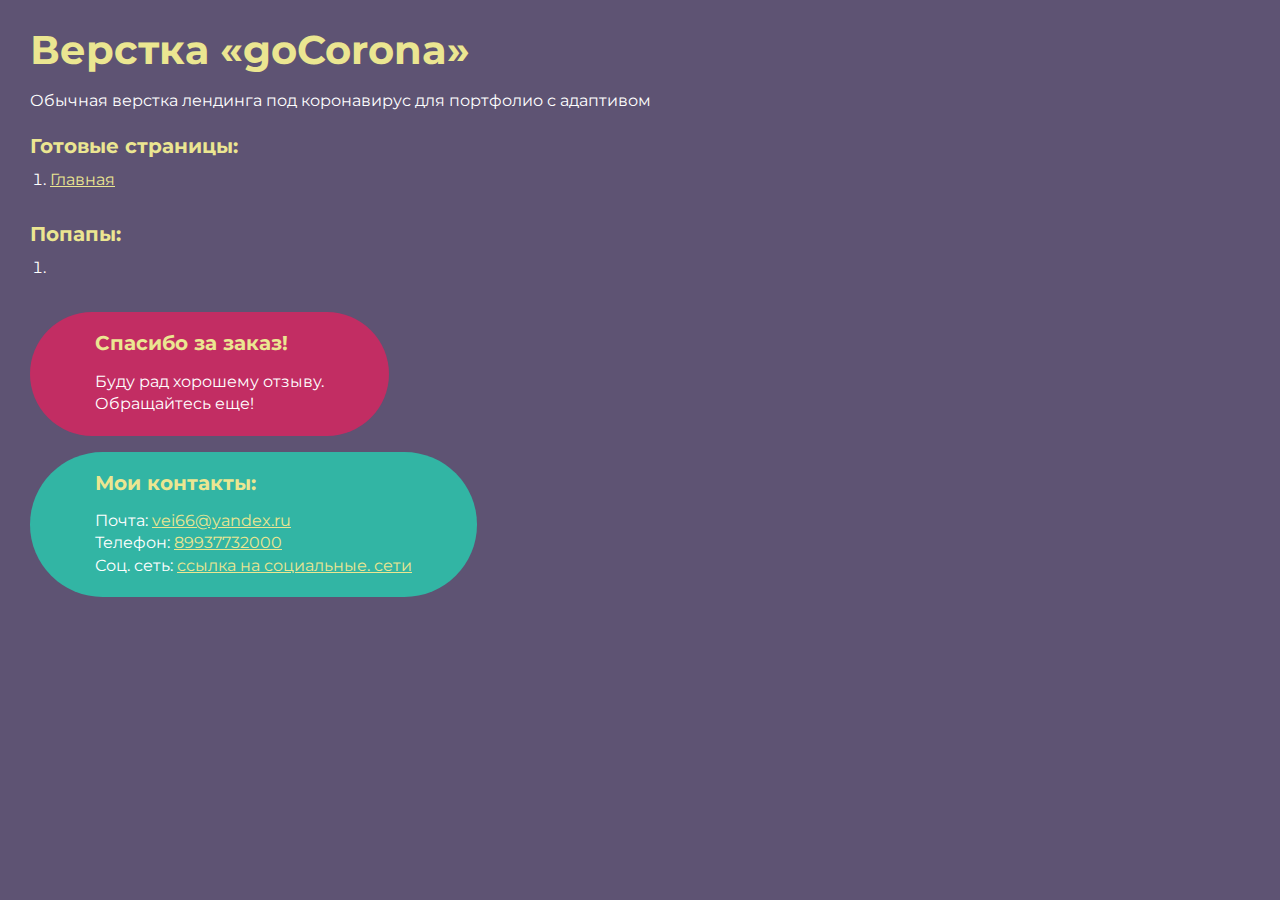
<file: index.html>
<!DOCTYPE html>
<html>

<head>
	<meta charset="UTF-8">
	<meta name="viewport" content="width=device-width, initial-scale=1.0">
	<title>Верстка «goCorona»</title>
</head>

<body>
	<div class="rootpage">
		<h1>Верстка «goCorona»</h1>
		<div class="rootpage__info">
			Обычная верстка лендинга под коронавирус для портфолио с адаптивом
		</div>
		<h2>Готовые страницы:</h2>
		<ol class="rootpage__list">
			<li><a target="_blank" href="home.html">Главная</a></li>
		</ol>
		<h2>Попапы:</h2>
		<ol class="rootpage__list">
			<li><a target="_blank" href="home.html#"></a></li>
		</ol>
		<div class="rootpage__tnx">
			<h2>Спасибо за заказ!</h2>
			<p>Буду рад хорошему отзыву.</p>
			<p>Обращайтесь еще!</p>
		</div>
		<div class="rootpage__contacts">
			<h2>Мои контакты:</h2>
			<p>Почта: <a href="mailto:email@gmail.com">vei66@yandex.ru</a></p>
			<p>Телефон: <a href="tel:8800800800">89937732000</a></p>
			<p>Соц. сеть: <a href="">ссылка на социальные. сети</a></p>
		</div>
	</div>
</body>
<style>
	@charset "UTF-8";
	@import url("https://fonts.googleapis.com/css?family=Montserrat:regular,700&display=swap");

	*,
	*::before,
	*::after {
		padding: 0px;
		margin: 0px;
		border: 0px;
		box-sizing: border-box;
	}

	html,
	body {
		height: 100%;
		margin: 0;
		padding: 0;
		min-width: 320px;
		width: 100%;
		color: #fff;
		background-color: #5e5373;
	}

	body {
		font-family: Montserrat;
		font-size: 100%;
		line-height: 1;
		font-size: 1rem;
	}

	a {
		text-decoration: underline;
		color: #ebe691
	}

	a:visited {
		text-decoration: underline;
		color: #aaa768;
	}

	a:hover {
		text-decoration: none;
	}

	ul li {
		list-style: none;
	}

	img {
		vertical-align: top;
	}

	.wrapper {
		width: 100%;
		min-height: 100%;
		overflow: hidden;
	}

	.rootpage {
		padding: 30px;
		display: flex;
		flex-direction: column;
		align-items: flex-start;
	}

	@media (max-width: 767px) {
		.rootpage {
			padding: 30px 15px;
		}
	}

	h1 {
		color: #ebe691;
		font-size: 2.5rem;
		margin: 0px 0px 1.25rem 0px;
	}

	@media (max-width: 767px) {
		h1 {
			font-size: 1.85rem;
			margin: 0px 0px 1.25rem 0px;
		}
	}

	h2 {
		color: #ebe691;
		font-size: 1.25rem;
		margin: 0px 0px 1rem 0px;
	}

	@media (max-width: 767px) {
		h2 {
			font-size: 1.125rem;
			margin: 0px 0px 1rem 0px;
		}
	}

	.rootpage__info {
		line-height: 140%;
		margin: 0px 0px 1.5rem 0px;
	}

	.rootpage__list {
		margin: 0px 0px 2.25rem 1.25rem;
	}

	.rootpage__list li:not(:last-child) {
		margin: 0px 0px 15px 0px;
	}

	.rootpage__contacts,
	.rootpage__tnx {
		border-radius: 200px;
		padding: 20px 65px;
		line-height: 140%;
	}

	@media (max-width: 767px) {

		.rootpage__contacts,
		.rootpage__tnx {
			border-radius: 40px;
			padding: 20px;
		}
	}

	.rootpage__contacts {
		background: #32b5a4;

	}

	.rootpage__contacts a {
		color: #ebe691;
	}

	.rootpage__tnx {
		background: #c22d63;
		margin: 0px 0px 1rem 0px;
	}
</style>

</html>
</file>
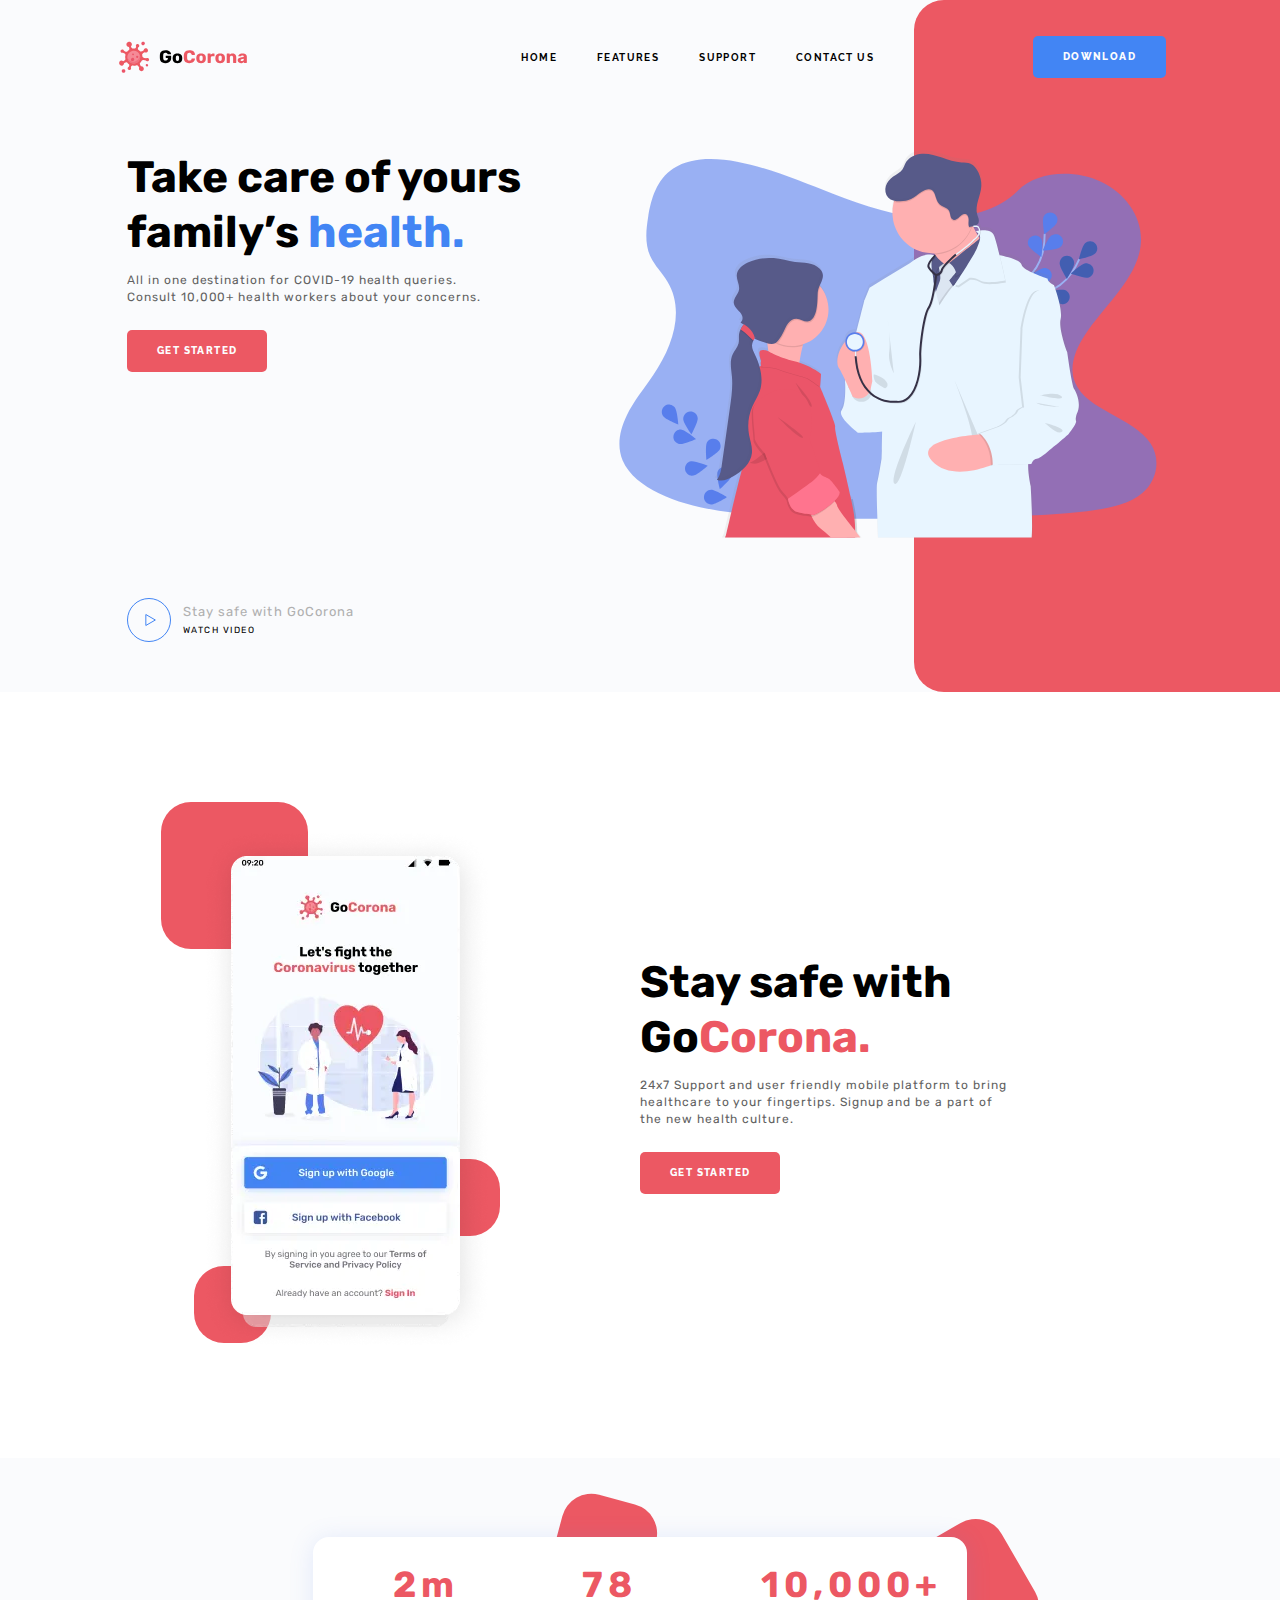
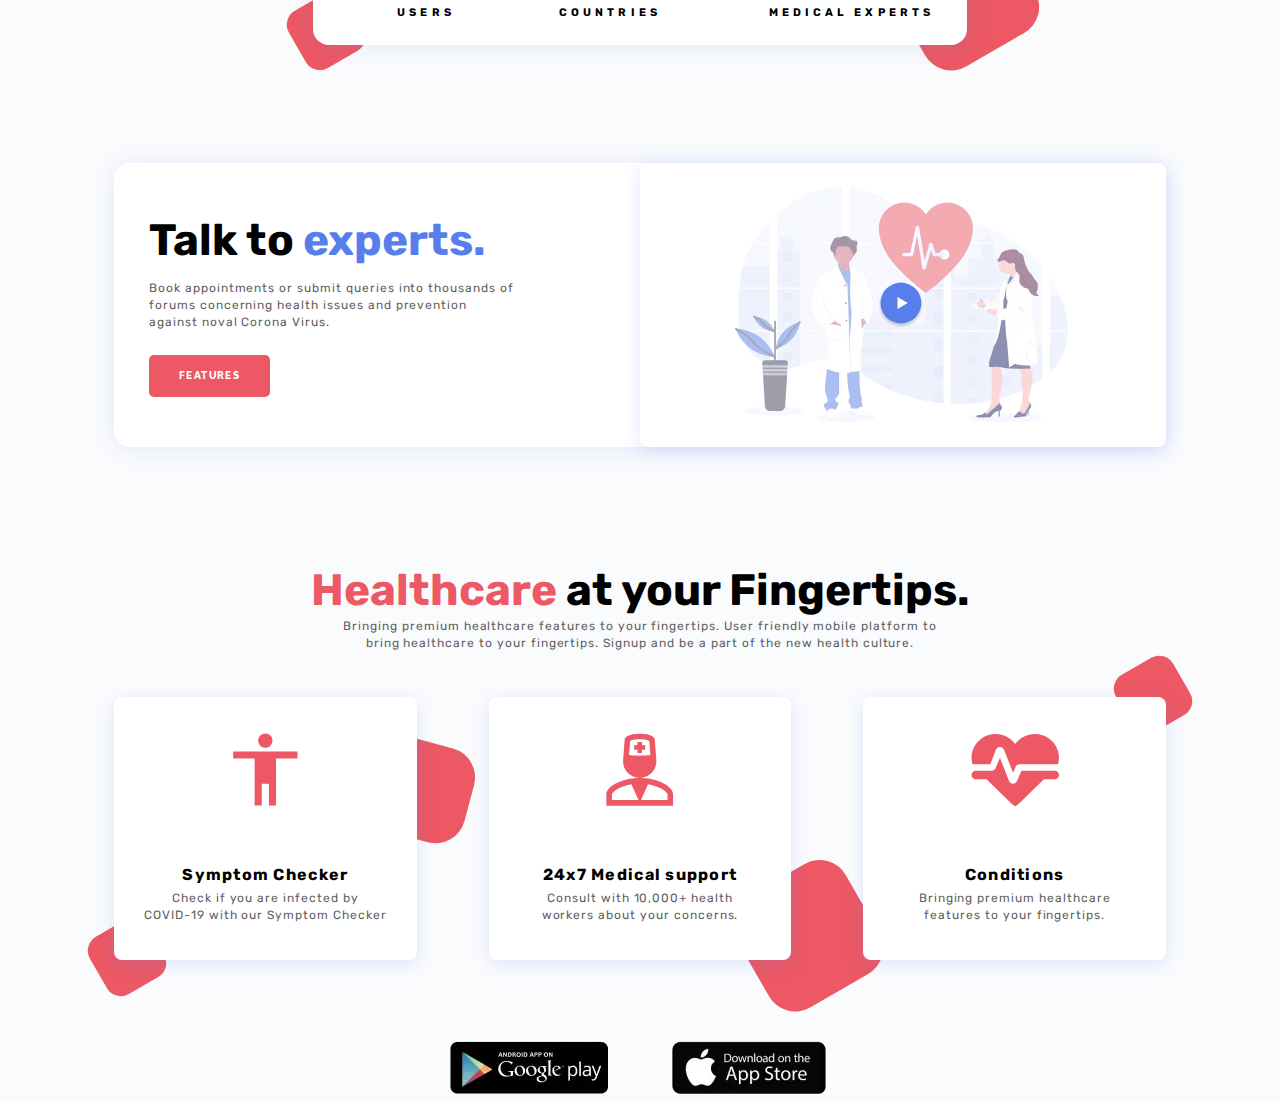
<file: home.html>
<!DOCTYPE html>
<html lang="ru">

<head>
	<title>Главная</title>
	<meta charset="UTF-8">
	<meta name="format-detection" content="telephone=no">
	<!-- <style>body{opacity: 0;}</style> -->
	<link rel="stylesheet" href="css/style.min.css?_v=20231111233348">
	<link rel="shortcut icon" href="favicon.ico">
	<!-- <meta name="robots" content="noindex, nofollow"> -->
	<meta name="viewport" content="width=device-width, initial-scale=1.0">
</head>

<body>
	<div class="wrapper">
		<header class="header">
			<div class="header__container">
				<div class="header__logo">
					<a href="#" class="logo-img">
						<img src="img/logo.svg" alt="Логотип">
					</a>
				</div>
				<div class="header__menu menu">
					<nav class="menu__body">
						<ul class="menu__list">
							<li class="menu__item"><a href="" class="menu__link">HOME</a></li>
							<li class="menu__item"><a href="" class="menu__link">FEATURES</a></li>
							<li class="menu__item"><a href="" class="menu__link">SUPPORT</a></li>
							<li class="menu__item"><a href="" class="menu__link">CONTACT US</a></li>
						</ul>
					</nav>
				</div>
				<div class="header__button">
					<div class="button button_blue">
						<a href="#" class="button__link ">DOWNLOAD </a>
					</div>
				</div>
				<button type="button" class="menu__icon icon-menu"><span></span></button>
			</div>
		</header>
		<main class="page">
			<section class="health">
				<div class="health__container">
					<div class="health__content content-health">
						<h1 class="content-health__title">Take care of yours family’s <span>health.</span> </h1>
						<p class="content-health__text">All in one destination for COVID-19 health queries. <br> Consult
							10,000+ health workers about your concerns.</p>
						<div class="button">
							<a href="#" class="button__link ">GET STARTED </a>
						</div>
					</div>
					<div class="health__image">
						<img src="img/img-health.svg" alt="">
					</div>
					<div class="health__video">
						<a href="" class="health__video-link"><img src="img/watch.svg" alt="кнопка play"></a>
						<div class="health__video__text-block block-video">
							<p class="block-video__title">Stay safe with GoCorona</p>
							<p class="block-video__text">Watch Video</p>
						</div>
					</div>
				</div>
			</section>
			<section class="stay-safe">
				<div class="stay-safe__container">
					<div class="stay-safe__media">
						<div class="media-stay-safe">
							<div class="media-stay-safe__image">
								<picture><source srcset="img/img-corona.webp" type="image/webp"><img src="img/img-corona.png" alt=""></picture>
							</div>
							<div class="media-stay-safe__item media-stay-safe__item_1"></div>
							<div class="media-stay-safe__item media-stay-safe__item_2"></div>
							<div class="media-stay-safe__item media-stay-safe__item_3"></div>
						</div>
					</div>
					<div class="stay-safe__content">
						<h2 class="stay-safe__title">Stay safe with Go<span>Corona.</span></h2>
						<p class="stay-safe__text">24x7 Support and user friendly mobile platform to bring <br>
							healthcare to
							your fingertips. Signup and be a part of <br> the new
							health culture.</p>
						<div class="button">
							<a href="#" class="button__link ">GET STARTED </a>
						</div>
					</div>
				</div>
			</section>
			<section class="expert">
				<div class="expert__container">
					<div class="expert__count count-block">
						<div class="count-block__inner">
							<div class="count-block__row">
								<ul class="count-block__list">
									<li class="count-block__item">
										<h4 class="count-block__title">2m</h4>
										<p class="count-block__text">Users</p>
									</li>
									<li class="count-block__item">
										<h4 class="count-block__title">78</h4>
										<p class="count-block__text">Countries</p>
									</li>
									<li class="count-block__item">
										<h4 class="count-block__title">10,000+</h4>
										<p class="count-block__text">Medical experts</p>
									</li>
								</ul>
							</div>
							<div class="count-block__decore count-block__decore_1"></div>
							<div class="count-block__decore count-block__decore_2"></div>
							<div class="count-block__decore count-block__decore_3"></div>
						</div>
					</div>
					<div class="expert__inner">
						<div class="expert__content">
							<h2 class="expert__title">Talk to <span>experts.</span></h2>
							<p class="expert__text">Book appointments or submit queries into thousands of <br> forums
								concerning health issues and prevention <br> against noval Corona Virus.</p>

							<div class="button">
								<a href="#" class="button__link ">Features</a>
							</div>
						</div>
						<div class="expert__video video-block">
							<div class="video-block__inner">
								<a href="" class="video-block__img">
									<picture><source srcset="img/img-expert.webp" type="image/webp"><img class="video-block__img-bg" src="img/img-expert.png" alt=""></picture>
									<img class="video-block__img-play" src="img/play-expert.svg" alt="">
								</a>
							</div>
						</div>
					</div>
				</div>
			</section>
			<section class="Healthcare">
				<div class="Healthcare__container">
					<div class="Healthcare__main">
						<h2 class="Healthcare__title"><span>Healthcare</span> at your Fingertips.</h2>
						<p class="Healthcare__text">Bringing premium healthcare features to your fingertips. User friendly mobile platform to <br> bring healthcare to your
							fingertips. Signup and be a part of the new health culture.</p>
					</div>
					<div class="Healthcare__row">
						<div class="Healthcare__decore Healthcare__decore_1"></div>
						<div class="Healthcare__decore Healthcare__decore_2"></div>
						<div class="Healthcare__decore Healthcare__decore_3"></div>
						<div class="Healthcare__decore Healthcare__decore_4"></div>
						<div class="Healthcare__cart item-cart">
							<div class="item-cart__image">
								<img src="img/person.svg" alt="">
							</div>
							<div class="item-cart__title">Symptom Checker</div>
							<div class="item-cart__text">Check if you are infected by <br> COVID-19 with our Symptom Checker</div>
						</div>
						<div class="Healthcare__cart item-cart">
							<div class="item-cart__image">
								<img src="img/medical.svg" alt="">
							</div>
							<div class="item-cart__title">24x7 Medical support</div>
							<div class="item-cart__text">Consult with 10,000+ health <br> workers about your concerns.</div>
						</div>
						<div class="Healthcare__cart item-cart">
							<div class="item-cart__image">
								<img src="img/heart.svg" alt="">
							</div>
							<div class="item-cart__title">Conditions</div>
							<div class="item-cart__text">Bringing premium healthcare <br>features to your fingertips.</div>
						</div>
					</div>
					<div class="Healthcare__social">
						<picture><source srcset="img/google-play.webp" type="image/webp"><img src="img/google-play.png" alt=""></picture>
						<picture><source srcset="img/appstore.webp" type="image/webp"><img src="img/appstore.png" alt=""></picture>
					</div>
				</div>
			</section>
		</main>
		<footer class="footer">
			<div class="footer__container">
			</div>
		</footer>
	</div>
	<!-- <div id="popup" aria-hidden="true" class="popup">
	<div class="popup__wrapper">
		<div class="popup__content">
			<button data-close type="button" class="popup__close">Закрыть</button>
			<div class="popup__text">
				Text
			</div>
		</div>
	</div>
</div> -->
	<script src="js/app.min.js?_v=20231111233348"></script>
</body>

</html>
</file>
<file: css/style.min.css>
@charset "UTF-8";@import url(https://fonts.googleapis.com/css?family=Rubik:300,regular,500,600,700,800,900,300italic,italic,500italic,600italic,700italic,800italic,900italic&display=swap);@import url(https://fonts.googleapis.com/css?family=Raleway:800&display=swap);*{padding:0;margin:0;border:0}*,:after,:before{-webkit-box-sizing:border-box;box-sizing:border-box}body,html{height:100%;min-width:320px}body{color:#000;line-height:1;font-family:Rubik;font-size:.75rem;-ms-text-size-adjust:100%;-moz-text-size-adjust:100%;-webkit-text-size-adjust:100%;-webkit-font-smoothing:antialiased;-moz-osx-font-smoothing:grayscale}button,input,textarea{font-family:Rubik;font-size:inherit}button{cursor:pointer;color:inherit;background-color:inherit}a{color:inherit}a:link,a:visited{text-decoration:none}a:hover{text-decoration:none}ul li{list-style:none}img{vertical-align:top}h1,h2,h3,h4,h5,h6{font-weight:inherit;font-size:inherit}body{background-color:#fafbfd}.lock body{overflow:hidden;-ms-touch-action:none;touch-action:none}.wrapper{min-height:100%;display:-webkit-box;display:-ms-flexbox;display:flex;-webkit-box-orient:vertical;-webkit-box-direction:normal;-ms-flex-direction:column;flex-direction:column;overflow:hidden}.wrapper>main{-webkit-box-flex:1;-ms-flex:1 1 auto;flex:1 1 auto}.wrapper>*{min-width:0}[class*=__container]{max-width:65.75rem;-webkit-box-sizing:content-box;box-sizing:content-box;margin:0 auto;padding:0 .9375rem}[class*=-ibg]{position:relative}[class*=-ibg] img{position:absolute;width:100%;height:100%;top:0;left:0;-o-object-fit:cover;object-fit:cover}[class*=-ibg_contain] img{-o-object-fit:contain;object-fit:contain}.header{position:absolute;width:100%;z-index:10;top:0;left:0}.header__container{display:-webkit-box;display:-ms-flexbox;display:flex;-webkit-box-align:center;-ms-flex-align:center;align-items:center;min-height:114px}.header__logo{display:-webkit-box;display:-ms-flexbox;display:flex;position:relative;z-index:12}.header__menu{-webkit-box-flex:1;-ms-flex:1 1 auto;flex:1 1 auto}.header__button{position:relative;z-index:12;-webkit-box-flex:0;-ms-flex:0 1 252px;flex:0 1 252px;display:-webkit-box;display:-ms-flexbox;display:flex;-webkit-box-pack:end;-ms-flex-pack:end;justify-content:end}.button{border-radius:5px;background-color:#ec5863;display:-webkit-inline-box;display:-ms-inline-flexbox;display:inline-flex;padding:15px 30px 15px 30px;-webkit-transition:color .3s ease 0s;transition:color .3s ease 0s;text-transform:uppercase;text-align:center}.button_blue{background-color:#4285f4;-webkit-transition:color .3s ease 0s;transition:color .3s ease 0s}.button__link{color:#fcfdfe;font-family:Raleway;font-size:.625rem;font-style:normal;font-weight:800;line-height:1.2;letter-spacing:1.4px;text-transform:uppercase}.menu__icon{margin-left:10px}.menu__body{display:-webkit-box;display:-ms-flexbox;display:flex;-webkit-box-pack:end;-ms-flex-pack:end;justify-content:end}.menu-open .menu__body{left:0}.menu__list{display:-webkit-box;display:-ms-flexbox;display:flex;-webkit-column-gap:40px;-moz-column-gap:40px;column-gap:40px;row-gap:10px;margin-right:2.5rem}.menu__link{color:#000;font-family:Raleway;font-size:.625rem;font-weight:700;line-height:1.2;letter-spacing:1.4px;-webkit-transition:color .3s ease 0s;transition:color .3s ease 0s}.icon-menu{display:none}.health__container{display:-webkit-box;display:-ms-flexbox;display:flex;-ms-flex-wrap:wrap;flex-wrap:wrap;padding:150px 0 50px 0;position:relative}.health__container::before{content:"";position:absolute;width:100vw;right:252px;top:0;height:100%;-webkit-transform:translate(100%,0);-ms-transform:translate(100%,0);transform:translate(100%,0);background-color:#ec5863;border-radius:30px 0 0 30px}.health__content{-webkit-box-flex:0;-ms-flex:0 1 48%;flex:0 1 48%;padding:0 0 0 13px}.health__image{-webkit-box-flex:0;-ms-flex:0 1 52%;flex:0 1 52%;padding-right:9px;position:relative;z-index:2}.health__image img{max-width:100%}.health__video{-webkit-box-flex:1;-ms-flex:1 1 auto;flex:1 1 auto;display:-webkit-inline-box;display:-ms-inline-flexbox;display:inline-flex;-webkit-box-align:center;-ms-flex-align:center;align-items:center;gap:12px;padding:60px 0 0 13px}.content-health__title{color:#000;font-family:Rubik;font-size:2.75rem;font-weight:700;line-height:1.25;margin-bottom:.75rem}.content-health__title span{color:#4285f4}.content-health__text{color:#616161;font-family:Rubik;font-size:.75rem;font-weight:400;line-height:1.4166666667;letter-spacing:.96px;margin-bottom:1.5rem}.block-video__title{color:#b0b0b0;font-family:Rubik;font-size:.8125rem;font-weight:400;line-height:1.2307692308;letter-spacing:1.04px;margin-bottom:5px}.block-video__text{color:#000;font-family:Rubik;font-size:.5625rem;font-weight:400;line-height:1.2222222222;letter-spacing:1.485px;text-transform:uppercase}.stay-safe{padding:80px 0;background-color:#fff}.stay-safe__container{display:-webkit-box;display:-ms-flexbox;display:flex;-webkit-box-align:center;-ms-flex-align:center;align-items:center;-ms-flex-wrap:wrap;flex-wrap:wrap}.stay-safe__media{-webkit-box-flex:0;-ms-flex:0 1 50%;flex:0 1 50%;padding:0 0 0 47px}.stay-safe__content{-webkit-box-flex:0;-ms-flex:0 1 50%;flex:0 1 50%}.stay-safe__title{color:#000;font-family:Rubik;font-size:2.75rem;font-weight:700;line-height:1.25;margin-bottom:12px}.stay-safe__title span{color:#ec5863}.stay-safe__text{color:#616161;font-family:Rubik;font-size:.75rem;font-weight:400;line-height:1.4166666667;letter-spacing:.96px;margin-bottom:24px}.media-stay-safe{width:373px;text-align:center;padding:56px 0 27px 0;position:relative;z-index:20}.media-stay-safe__image{display:inline-block;border-radius:16px;position:relative;z-index:20}.media-stay-safe__image img{position:relative;z-index:50}.media-stay-safe__image img{position:relative;z-index:20}.media-stay-safe__item{position:absolute;background-color:#ec5863;border-radius:30px;z-index:1}.media-stay-safe__item_1{width:147px;height:147px;top:30px;left:0;z-index:1}.media-stay-safe__item_2{width:77px;height:77px;bottom:35px;left:33px}.media-stay-safe__item_3{bottom:142px;right:34px;width:77px;height:77px}.expert{background-color:#fafbfd;padding-bottom:116px}.expert__container{display:-ms-grid;display:grid;-ms-grid-columns:(1fr)[1];grid-template-columns:repeat(1,1fr)}.expert__count{display:-webkit-box;display:-ms-flexbox;display:flex;-webkit-box-align:center;-ms-flex-align:center;align-items:center;-webkit-box-pack:center;-ms-flex-pack:center;justify-content:center}.expert__inner{display:-webkit-box;display:-ms-flexbox;display:flex;-webkit-box-align:center;-ms-flex-align:center;align-items:center;border-radius:16px;background:#fff;-webkit-box-shadow:0 2px 24px 0 rgba(88,126,236,.15);box-shadow:0 2px 24px 0 rgba(88,126,236,.15)}.expert__content{-webkit-box-flex:0;-ms-flex:0 1 50%;flex:0 1 50%;padding-left:35px}.expert__title{color:#000;font-family:Rubik;font-size:2.75rem;font-weight:700;line-height:1.25;margin-bottom:.75rem}.expert__title span{color:#587eec}.expert__text{color:#616161;font-family:Rubik;font-size:12px;font-weight:400;line-height:1.4166666667;letter-spacing:.96px;margin-bottom:1.5rem}.expert__video{-webkit-box-flex:0;-ms-flex:0 1 50%;flex:0 1 50%}.count-block{padding-bottom:59px}.count-block__inner{display:-webkit-box;display:-ms-flexbox;display:flex;-webkit-box-align:center;-ms-flex-align:center;align-items:center;-webkit-box-pack:center;-ms-flex-pack:center;justify-content:center;padding:79px 0 59px 0;position:relative}.count-block__row{max-width:654px;border-radius:16px;background:#fff;-webkit-box-shadow:0 2px 24px 0 rgba(88,126,236,.15);box-shadow:0 2px 24px 0 rgba(88,126,236,.15);padding:26px 80px;position:relative;z-index:5}.count-block__list{display:-webkit-box;display:-ms-flexbox;display:flex;gap:100px}.count-block__title{color:#ec5863;text-align:center;font-family:Rubik;font-size:2.25rem;font-weight:700;line-height:normal;letter-spacing:5.04px}.count-block__text{color:#000;text-align:center;font-family:Rubik;font-size:11px;font-weight:700;line-height:normal;letter-spacing:4.07px;text-transform:uppercase}.count-block__decore{border-radius:16px;background:#ec5863;position:absolute}.count-block__decore_1{width:65.752px;height:65.752px;-webkit-transform:rotate(-30deg);-ms-transform:rotate(-30deg);transform:rotate(-30deg);left:-20px;bottom:40px}.count-block__decore_2{width:96.956px;height:96.956px;-webkit-transform:rotate(105deg);-ms-transform:rotate(105deg);transform:rotate(105deg);-ms-flex-negative:0;flex-shrink:0;top:40px;right:48%;border-radius:30px}.count-block__decore_3{width:127.467px;height:127.467px;-webkit-transform:rotate(-30deg);-ms-transform:rotate(-30deg);transform:rotate(-30deg);border-radius:30px;top:73px;right:-60px}.video-block{border-radius:8px;background:#fff;-webkit-box-shadow:0 4px 18px 0 rgba(88,126,236,.18);box-shadow:0 4px 18px 0 rgba(88,126,236,.18);display:-webkit-box;display:-ms-flexbox;display:flex;-webkit-box-align:center;-ms-flex-align:center;align-items:center;-webkit-box-pack:center;-ms-flex-pack:center;justify-content:center}.video-block__inner{width:332px;padding:24px 94px;display:-webkit-box;display:-ms-flexbox;display:flex;-webkit-box-flex:1;-ms-flex:1 1 auto;flex:1 1 auto}.video-block__img{position:relative}.video-block__img-play{position:absolute;top:50%;left:50%;-webkit-transform:translate(-50%,-50%);-ms-transform:translate(-50%,-50%);transform:translate(-50%,-50%)}.Healthcare__container{display:-webkit-box;display:-ms-flexbox;display:flex;-webkit-box-orient:vertical;-webkit-box-direction:normal;-ms-flex-direction:column;flex-direction:column}.Healthcare__main{margin:0 auto;margin-bottom:46px}.Healthcare__title{color:#000;font-family:Rubik;font-size:44px;font-weight:700;line-height:126%;text-align:center}.Healthcare__title span{color:#ec5863}.Healthcare__text{color:#616161;text-align:center;font-family:Rubik;font-size:12px;font-weight:400;line-height:138.5%;letter-spacing:.96px}.Healthcare__row{display:-webkit-box;display:-ms-flexbox;display:flex;margin-bottom:75px;position:relative}.Healthcare__decore{background:#ec5863;position:absolute}.Healthcare__decore_1{width:65.752px;height:65.752px;-webkit-transform:rotate(-30deg);-ms-transform:rotate(-30deg);transform:rotate(-30deg);border-radius:16px;bottom:-30px;left:-20px}.Healthcare__decore_2{width:96.956px;height:96.956px;-webkit-transform:rotate(105deg);-ms-transform:rotate(105deg);transform:rotate(105deg);border-radius:30px;top:45px;left:260px}.Healthcare__decore_3{width:127.467px;height:127.467px;-webkit-transform:rotate(-30deg);-ms-transform:rotate(-30deg);transform:rotate(-30deg);border-radius:30px;bottom:-40px;left:630px}.Healthcare__decore_4{width:65.752px;height:65.752px;-webkit-transform:rotate(-30deg);-ms-transform:rotate(-30deg);transform:rotate(-30deg);border-radius:16px;top:-35px;right:-20px}.Healthcare__cart{-webkit-box-flex:0;-ms-flex:0 1 33.333%;flex:0 1 33.333%;border-radius:8px;background:#fff;-webkit-box-shadow:0 4px 18px 0 rgba(88,126,236,.18);box-shadow:0 4px 18px 0 rgba(88,126,236,.18);position:relative;z-index:5}.Healthcare__cart:not(:last-child){margin-right:72px}.Healthcare__social{display:-webkit-box;display:-ms-flexbox;display:flex;-webkit-box-align:center;-ms-flex-align:center;align-items:center;-webkit-box-pack:center;-ms-flex-pack:center;justify-content:center;gap:56px}.item-cart{display:-webkit-box;display:-ms-flexbox;display:flex;-webkit-box-orient:vertical;-webkit-box-direction:normal;-ms-flex-direction:column;flex-direction:column;-webkit-box-align:center;-ms-flex-align:center;align-items:center;-webkit-box-pack:center;-ms-flex-pack:center;justify-content:center;padding:36px 17px}.item-cart__image{margin-bottom:58px}.item-cart__title{color:#000;text-align:center;font-family:Rubik;font-size:16px;font-weight:700;line-height:138.5%;letter-spacing:1.28px;margin-bottom:4px}.item-cart__text{color:#616161;text-align:center;font-family:Rubik;font-size:12px;font-style:normal;font-weight:400;line-height:138.5%;letter-spacing:.96px}@media (max-width:67.625em){.menu__list{-webkit-column-gap:30px;-moz-column-gap:30px;column-gap:30px;margin-right:30px}}@media (max-width:61.99875em){.menu__list{-webkit-column-gap:20px;-moz-column-gap:20px;column-gap:20px;margin-right:20px}.health__container{display:-ms-grid;display:grid;-ms-grid-columns:(1fr)[1];grid-template-columns:repeat(1,1fr)}.health__container::before{right:170px}.health__content{max-width:700px;margin-bottom:70px}.health__image{-webkit-box-flex:1;-ms-flex:1 1 auto;flex:1 1 auto}.stay-safe__media{margin:0 auto}.stay-safe__content{margin:0 auto;padding-left:40px}.expert__inner{-webkit-box-orient:vertical;-webkit-box-direction:normal;-ms-flex-direction:column;flex-direction:column;max-width:100%;margin:0 50px}.expert__content{padding-top:100px;padding-left:0;padding-bottom:70px}.count-block__inner{-webkit-box-orient:vertical;-webkit-box-direction:normal;-ms-flex-direction:column;flex-direction:column}.count-block__list{-webkit-box-orient:vertical;-webkit-box-direction:normal;-ms-flex-direction:column;flex-direction:column}.video-block__inner{padding-left:0}.Healthcare__row{display:-ms-grid;display:grid;-ms-grid-columns:(1fr)[1];grid-template-columns:repeat(1,1fr);margin-left:150px;margin-right:150px;row-gap:50px}}@media (max-width:61.99875em) and (max-width:61.99875em){.Healthcare__cart:not(:last-child){margin-right:0}}@media (max-width:47.99875em){.menu__body{position:fixed;width:100%;height:100%;top:0;left:-100%;background-color:#fff;-webkit-transition:left .3s ease 0s;transition:left .3s ease 0s;display:block;padding-top:120px}.menu__list{-webkit-column-gap:10px;-moz-column-gap:10px;column-gap:10px;-webkit-box-orient:vertical;-webkit-box-direction:normal;-ms-flex-direction:column;flex-direction:column;-webkit-box-pack:center;-ms-flex-pack:center;justify-content:center;-webkit-box-align:center;-ms-flex-align:center;align-items:center}.menu__item:not(:last-child){margin-bottom:1.5625rem}.menu__link{color:#000;font-size:1.25rem}.icon-menu{display:block;position:relative;width:1.875rem;height:1.125rem;cursor:pointer;z-index:5}.icon-menu span,.icon-menu::after,.icon-menu::before{content:"";-webkit-transition:all .3s ease 0s;transition:all .3s ease 0s;right:0;position:absolute;width:100%;height:.125rem;background-color:#000}.icon-menu::before{top:0}.icon-menu::after{bottom:0}.icon-menu span{top:calc(50% - .0625rem)}.menu-open .icon-menu span{width:0}.menu-open .icon-menu::before{top:calc(50% - .0625rem);-webkit-transform:rotate(-45deg);-ms-transform:rotate(-45deg);transform:rotate(-45deg)}.menu-open .icon-menu::after{bottom:calc(50% - .0625rem);-webkit-transform:rotate(45deg);-ms-transform:rotate(45deg);transform:rotate(45deg)}.health__container::before{display:none}.health__content{-webkit-box-flex:1;-ms-flex:1 1 auto;flex:1 1 auto;max-width:100%}.stay-safe__media{max-width:100%;display:block;margin:0 auto;padding:0}.stay-safe__content{margin:0 auto}.media-stay-safe{max-width:100%;height:100%}.expert__inner{margin:0 20px}.expert__content{padding:70px 20px}.count-block__row{padding:15px 15px}.video-block__inner{display:block;padding:0;position:relative;max-width:100%}.video-block__img{display:block;margin:0 30px;max-width:100%}.video-block__img-bg{max-width:100%;padding:0 15px}.Healthcare__social{-webkit-box-orient:vertical;-webkit-box-direction:normal;-ms-flex-direction:column;flex-direction:column;gap:10px}}@media (max-width:29.99875em){.header__logo{-webkit-box-flex:0;-ms-flex:0 0 40px;flex:0 0 40px;overflow:hidden}.expert__inner{margin:0 5px}.Healthcare__row{margin-left:10px;margin-right:10px}}@media (any-hover:hover){.button:hover{background-color:#b63d45}.button_blue:hover{background-color:#446baa}.menu__link:hover{color:#ec5863}}
</file>
